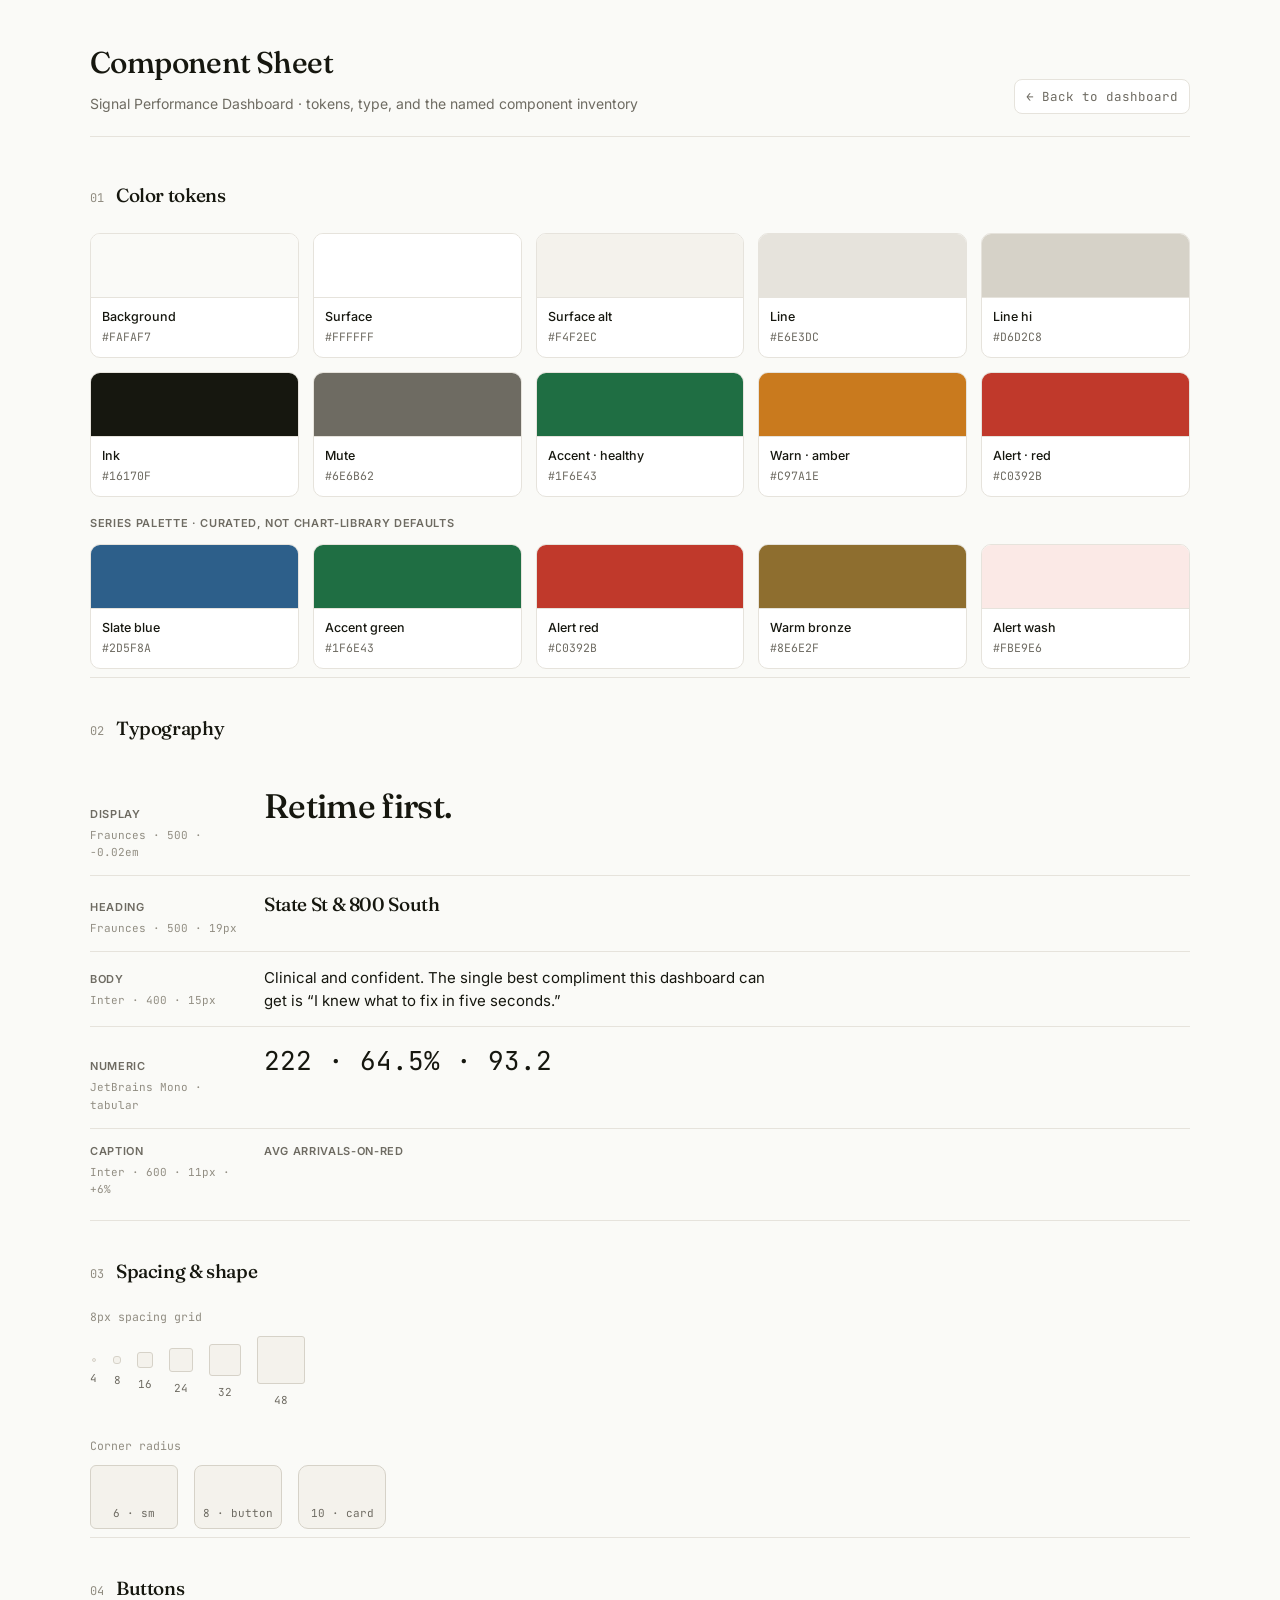
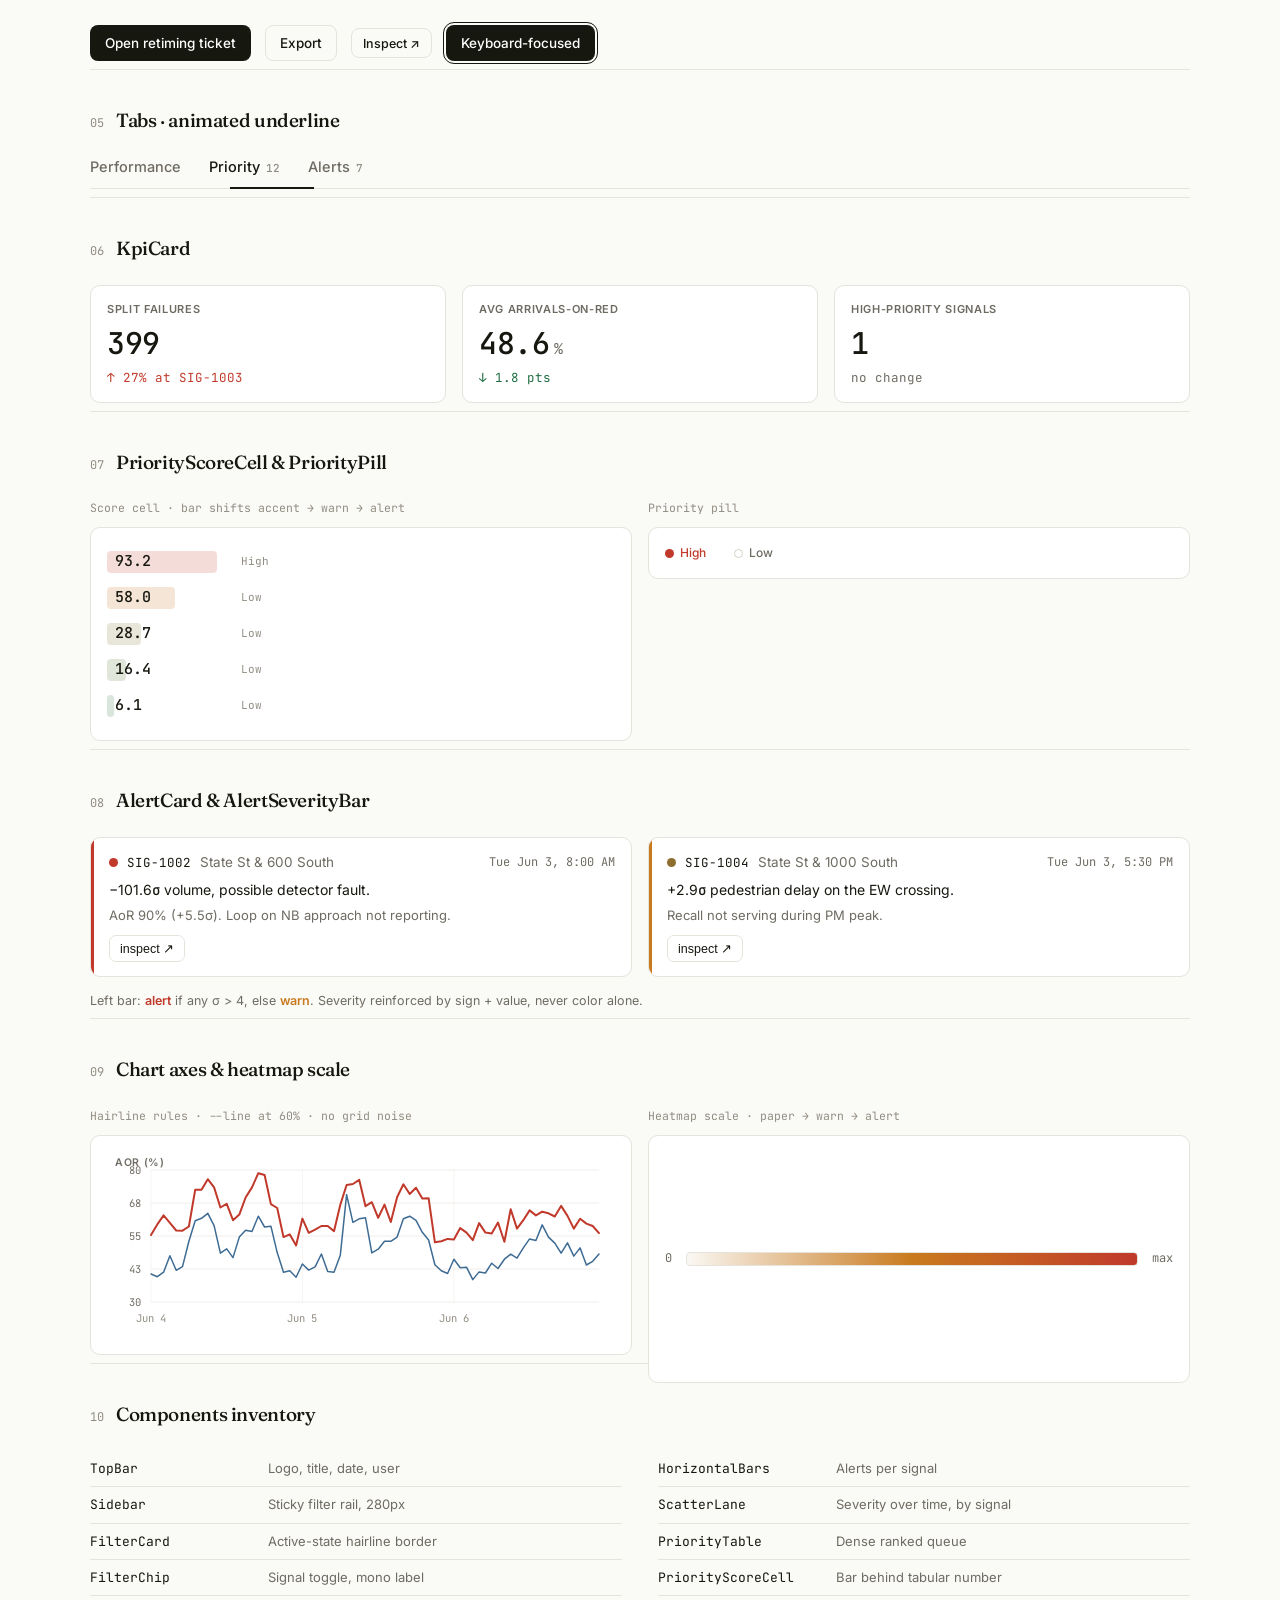
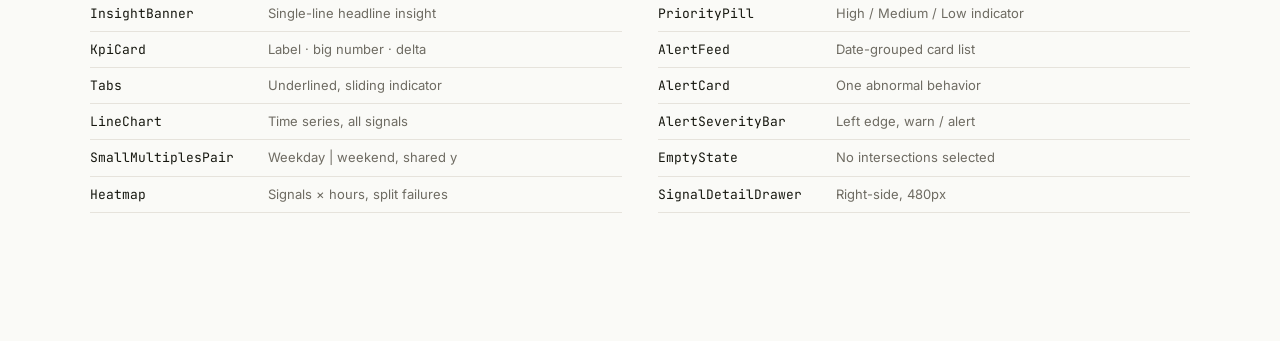
<file: component-sheet.html>
<!DOCTYPE html>
<html lang="en">
<head>
<meta charset="UTF-8" />
<meta name="viewport" content="width=device-width, initial-scale=1.0" />
<title>Signal Performance — Component Sheet</title>
<link rel="preconnect" href="https://fonts.googleapis.com" />
<link rel="preconnect" href="https://fonts.gstatic.com" crossorigin />
<link href="https://fonts.googleapis.com/css2?family=Fraunces:opsz,wght@9..40,400;9..40,500;9..40,600&family=Inter:wght@400;500;600&family=JetBrains+Mono:wght@400;500&display=swap" rel="stylesheet" />
<link rel="stylesheet" href="styles.css" />
<link rel="stylesheet" href="components.css" />
<style>
  body { background: var(--bg); }
  .sheet { max-width: 1180px; margin: 0 auto; padding: 40px 40px 120px; }
  .sheet-head { border-bottom: 1px solid var(--line); padding-bottom: 22px; margin-bottom: 8px; display: flex; align-items: flex-end; justify-content: space-between; }
  .sheet-head h1 { font-size: 30px; }
  .sheet-head .sub { color: var(--mute); font-size: 14px; margin-top: 6px; }
  .sheet-back { font-family: var(--mono); font-size: 12.5px; color: var(--mute); text-decoration: none; border: 1px solid var(--line); padding: 7px 11px; border-radius: 8px; background: var(--surface); }
  .sheet-back:hover { border-color: var(--line-hi); }

  .block { padding: 36px 0 8px; border-bottom: 1px solid var(--line); }
  .block:last-child { border-bottom: none; }
  .block-label { display: flex; align-items: baseline; gap: 12px; margin-bottom: 22px; }
  .block-num { font-family: var(--mono); font-size: 12px; color: var(--mute-2); }
  .block-title { font-family: var(--display); font-size: 19px; font-weight: 500; letter-spacing: -0.02em; }

  .swatch-grid { display: grid; grid-template-columns: repeat(5, 1fr); gap: 14px; }
  .swatch { border: 1px solid var(--line); border-radius: var(--r-card); overflow: hidden; background: var(--surface); }
  .swatch .chip-fill { height: 64px; border-bottom: 1px solid var(--line); }
  .swatch .meta { padding: 9px 11px 11px; }
  .swatch .nm { font-size: 12.5px; font-weight: 500; color: var(--ink); }
  .swatch .hx { font-family: var(--mono); font-size: 11.5px; color: var(--mute); margin-top: 2px; }

  .type-row { display: flex; align-items: baseline; gap: 24px; padding: 14px 0; border-bottom: 1px solid var(--line); }
  .type-row:last-child { border-bottom: none; }
  .type-row .tag { width: 150px; flex: 0 0 auto; }
  .type-row .tag .caption { display: block; }
  .type-row .tag .spec { font-family: var(--mono); font-size: 11px; color: var(--mute-2); margin-top: 4px; }

  .demo-grid { display: grid; grid-template-columns: repeat(2, 1fr); gap: 16px; }
  .demo-grid.three { grid-template-columns: repeat(3, 1fr); }
  .demo-cap { font-family: var(--mono); font-size: 11.5px; color: var(--mute-2); margin-bottom: 10px; display: block; }

  .inv-list { columns: 2; column-gap: 36px; }
  .inv-item { break-inside: avoid; display: flex; align-items: baseline; gap: 10px; padding: 7px 0; border-bottom: 1px solid var(--line); }
  .inv-item .nm { font-family: var(--mono); font-size: 13px; color: var(--ink); min-width: 168px; }
  .inv-item .ds { font-size: 13px; color: var(--mute); }

  .spacing-row { display: flex; align-items: center; gap: 16px; flex-wrap: wrap; }
  .sp { display: flex; flex-direction: column; align-items: center; gap: 8px; }
  .sp .box { background: var(--surface-alt); border: 1px solid var(--line-hi); }
  .sp .lab { font-family: var(--mono); font-size: 11px; color: var(--mute); }

  .radii-row { display: flex; gap: 16px; }
  .rad { width: 88px; height: 64px; background: var(--surface-alt); border: 1px solid var(--line-hi); display: grid; place-items: end center; padding-bottom: 6px; font-family: var(--mono); font-size: 11px; color: var(--mute); }

  .axis-demo { border: 1px solid var(--line); border-radius: var(--r-card); background: var(--surface); padding: 16px; }
</style>
</head>
<body>
<div class="sheet">
  <div class="sheet-head">
    <div>
      <h1>Component Sheet</h1>
      <div class="sub">Signal Performance Dashboard · tokens, type, and the named component inventory</div>
    </div>
    <a class="sheet-back" href="index.html">← Back to dashboard</a>
  </div>

  <!-- 01 COLOR -->
  <section class="block">
    <div class="block-label"><span class="block-num">01</span><span class="block-title">Color tokens</span></div>
    <div class="swatch-grid" id="coreSwatches"></div>
    <div style="height:18px"></div>
    <span class="caption" style="display:block;margin-bottom:12px">Series palette · curated, not chart-library defaults</span>
    <div class="swatch-grid" id="seriesSwatches"></div>
  </section>

  <!-- 02 TYPE -->
  <section class="block">
    <div class="block-label"><span class="block-num">02</span><span class="block-title">Typography</span></div>
    <div class="type-row">
      <div class="tag"><span class="caption">Display</span><div class="spec">Fraunces · 500 · -0.02em</div></div>
      <div class="display" style="font-size:34px">Retime first.</div>
    </div>
    <div class="type-row">
      <div class="tag"><span class="caption">Heading</span><div class="spec">Fraunces · 500 · 19px</div></div>
      <div class="display" style="font-size:19px">State St &amp; 800 South</div>
    </div>
    <div class="type-row">
      <div class="tag"><span class="caption">Body</span><div class="spec">Inter · 400 · 15px</div></div>
      <div style="font-size:15px;max-width:520px">Clinical and confident. The single best compliment this dashboard can get is “I knew what to fix in five seconds.”</div>
    </div>
    <div class="type-row">
      <div class="tag"><span class="caption">Numeric</span><div class="spec">JetBrains Mono · tabular</div></div>
      <div class="mono" style="font-size:26px">222 · 64.5% · 93.2</div>
    </div>
    <div class="type-row">
      <div class="tag"><span class="caption">Caption</span><div class="spec">Inter · 600 · 11px · +6%</div></div>
      <div class="caption">Avg Arrivals-On-Red</div>
    </div>
  </section>

  <!-- 03 SPACING & SHAPE -->
  <section class="block">
    <div class="block-label"><span class="block-num">03</span><span class="block-title">Spacing &amp; shape</span></div>
    <span class="demo-cap">8px spacing grid</span>
    <div class="spacing-row" id="spacingRow" style="margin-bottom:28px"></div>
    <span class="demo-cap">Corner radius</span>
    <div class="radii-row">
      <div class="rad" style="border-radius:6px">6 · sm</div>
      <div class="rad" style="border-radius:8px">8 · button</div>
      <div class="rad" style="border-radius:10px">10 · card</div>
    </div>
  </section>

  <!-- 04 BUTTONS -->
  <section class="block">
    <div class="block-label"><span class="block-num">04</span><span class="block-title">Buttons</span></div>
    <div style="display:flex;gap:14px;align-items:center;flex-wrap:wrap">
      <button class="btn btn--primary">Open retiming ticket</button>
      <button class="btn btn--ghost">Export</button>
      <button class="btn btn--ghost btn--sm">Inspect ↗</button>
      <button class="btn btn--primary" style="outline:1.5px solid var(--ink);outline-offset:2px">Keyboard-focused</button>
    </div>
  </section>

  <!-- 05 TABS -->
  <section class="block">
    <div class="block-label"><span class="block-num">05</span><span class="block-title">Tabs · animated underline</span></div>
    <div class="tabs" style="margin-bottom:0">
      <button class="tab">Performance</button>
      <button class="tab is-active">Priority<span class="tab-count">12</span></button>
      <button class="tab">Alerts<span class="tab-count">7</span></button>
      <span class="tab-underline" style="left:140px;width:84px"></span>
    </div>
  </section>

  <!-- 06 KPI CARD -->
  <section class="block">
    <div class="block-label"><span class="block-num">06</span><span class="block-title">KpiCard</span></div>
    <div class="demo-grid three">
      <div class="kpi"><span class="caption">Split Failures</span><div class="kpi-val"><span class="mono">399</span></div><div class="kpi-delta regress">↑ 27% at SIG-1003</div></div>
      <div class="kpi"><span class="caption">Avg Arrivals-on-Red</span><div class="kpi-val"><span class="mono">48.6</span><span class="unit">%</span></div><div class="kpi-delta improve">↓ 1.8 pts</div></div>
      <div class="kpi"><span class="caption">High-Priority Signals</span><div class="kpi-val"><span class="mono">1</span></div><div class="kpi-delta mute">no change</div></div>
    </div>
  </section>

  <!-- 07 PRIORITY CELLS -->
  <section class="block">
    <div class="block-label"><span class="block-num">07</span><span class="block-title">PriorityScoreCell &amp; PriorityPill</span></div>
    <div class="demo-grid">
      <div>
        <span class="demo-cap">Score cell · bar shifts accent → warn → alert</span>
        <div class="axis-demo" id="scoreCells"></div>
      </div>
      <div>
        <span class="demo-cap">Priority pill</span>
        <div class="axis-demo" style="display:flex;gap:28px;align-items:center">
          <span class="pri-pill high"><span class="pdot"></span>High</span>
          <span class="pri-pill low"><span class="pdot"></span>Low</span>
        </div>
      </div>
    </div>
  </section>

  <!-- 08 ALERT CARDS -->
  <section class="block">
    <div class="block-label"><span class="block-num">08</span><span class="block-title">AlertCard &amp; AlertSeverityBar</span></div>
    <div class="demo-grid">
      <div class="alert-card sev-alert">
        <div class="alert-row1"><div class="alert-sig"><span class="sdot" style="background:var(--alert)"></span><span class="sid">SIG-1002</span><span class="sname">State St &amp; 600 South</span></div><span class="alert-time">Tue Jun 3, 8:00 AM</span></div>
        <div class="alert-line">−101.6<span class="sig-val">σ</span> volume, possible detector fault.</div>
        <div class="alert-sub">AoR 90% (+5.5σ). Loop on NB approach not reporting.</div>
        <button class="alert-inspect">inspect ↗</button>
      </div>
      <div class="alert-card sev-warn">
        <div class="alert-row1"><div class="alert-sig"><span class="sdot" style="background:var(--s-1004)"></span><span class="sid">SIG-1004</span><span class="sname">State St &amp; 1000 South</span></div><span class="alert-time">Tue Jun 3, 5:30 PM</span></div>
        <div class="alert-line">+2.9<span class="sig-val">σ</span> pedestrian delay on the EW crossing.</div>
        <div class="alert-sub">Recall not serving during PM peak.</div>
        <button class="alert-inspect">inspect ↗</button>
      </div>
    </div>
    <div style="margin-top:14px;font-size:12.5px;color:var(--mute)">Left bar: <span style="color:var(--alert);font-weight:600">alert</span> if any σ &gt; 4, else <span style="color:var(--warn);font-weight:600">warn</span>. Severity reinforced by sign + value, never color alone.</div>
  </section>

  <!-- 09 CHART AXES -->
  <section class="block">
    <div class="block-label"><span class="block-num">09</span><span class="block-title">Chart axes &amp; heatmap scale</span></div>
    <div class="demo-grid">
      <div>
        <span class="demo-cap">Hairline rules · --line at 60% · no grid noise</span>
        <div class="axis-demo"><div id="axisDemo"></div></div>
      </div>
      <div>
        <span class="demo-cap">Heatmap scale · paper → warn → alert</span>
        <div class="axis-demo" style="display:flex;align-items:center;gap:14px;height:100%">
          <span class="mono" style="font-size:12px;color:var(--mute)">0</span>
          <span style="flex:1;height:14px;border-radius:4px;background:linear-gradient(90deg,#FAF8F4,#C97A1E,#C0392B);border:1px solid var(--line)"></span>
          <span class="mono" style="font-size:12px;color:var(--mute)">max</span>
        </div>
      </div>
    </div>
  </section>

  <!-- 10 INVENTORY -->
  <section class="block">
    <div class="block-label"><span class="block-num">10</span><span class="block-title">Components inventory</span></div>
    <div class="inv-list" id="inventory"></div>
  </section>

</div>

<script src="data.js"></script>
<script src="charts.js"></script>
<script src="component-sheet.js"></script>
</body>
</html>
</file>
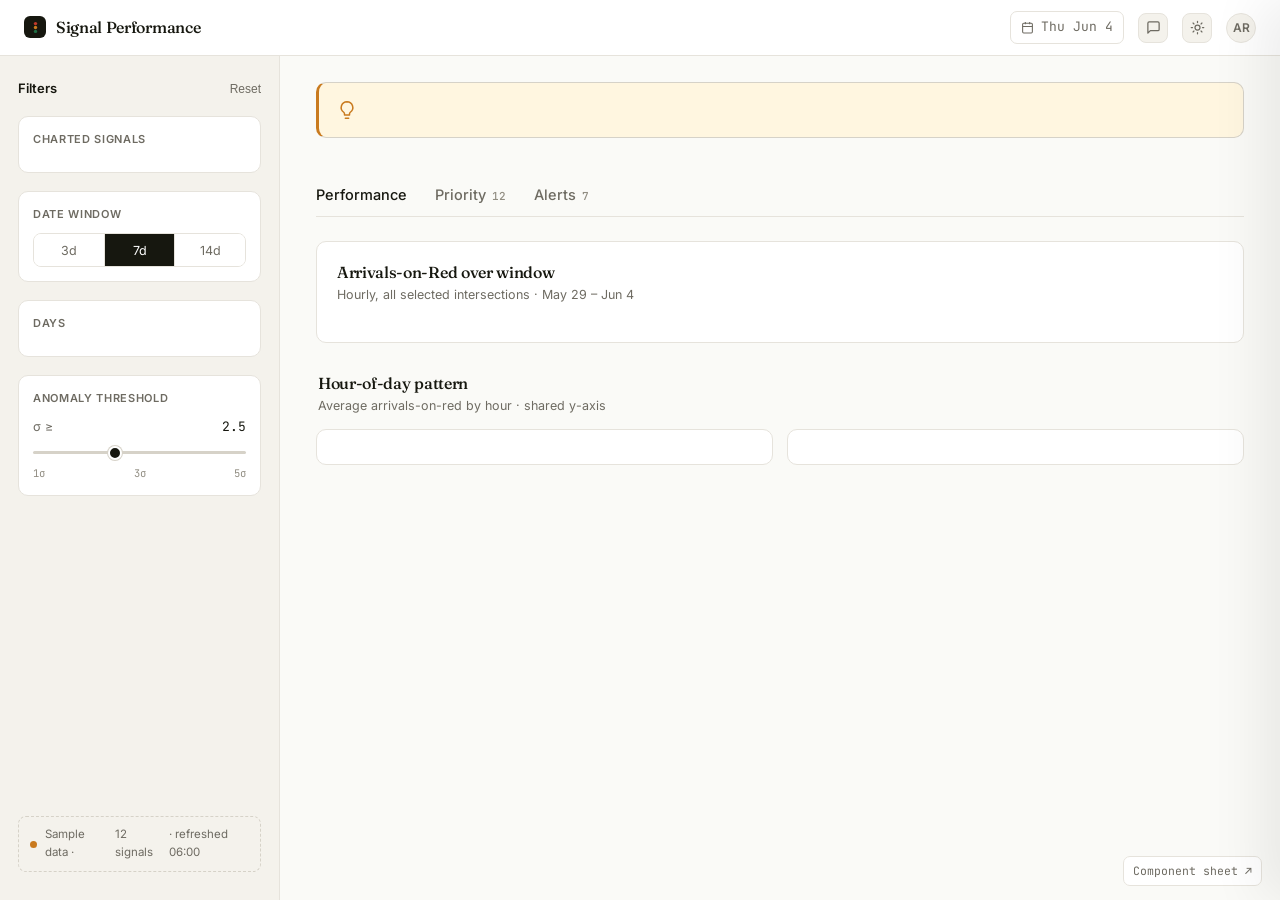
<file: index-classic.html>
<!DOCTYPE html>
<html lang="en">
<head>
<meta charset="UTF-8" />
<meta name="viewport" content="width=device-width, initial-scale=1.0" />
<title>Signal Performance</title>
<link rel="preconnect" href="https://fonts.googleapis.com" />
<link rel="preconnect" href="https://fonts.gstatic.com" crossorigin />
<link href="https://fonts.googleapis.com/css2?family=Fraunces:opsz,wght@9..40,400;9..40,500;9..40,600&family=Inter:wght@400;500;600&family=JetBrains+Mono:wght@400;500&display=swap" rel="stylesheet" />
<script>(function(){try{var s=localStorage.getItem('sp_theme');var d=s?s==='dark':matchMedia('(prefers-color-scheme:dark)').matches;if(d)document.documentElement.setAttribute('data-theme','dark');}catch(e){}})();</script>
<link rel="stylesheet" href="styles.css" />
<link rel="stylesheet" href="components.css" />
</head>
<body>
<div class="progress-line" id="progress"></div>

<div class="app">
  <!-- ================= TOP BAR ================= -->
  <header class="topbar">
    <div class="brand">
      <span class="brand-mark" aria-hidden="true">
        <svg width="13" height="13" viewBox="0 0 13 13" fill="none">
          <circle cx="6.5" cy="2.6" r="1.7" fill="#C0392B"/>
          <circle cx="6.5" cy="6.5" r="1.7" fill="#C97A1E"/>
          <circle cx="6.5" cy="10.4" r="1.7" fill="#1F6E43"/>
        </svg>
      </span>
      <span class="brand-name">Signal Performance</span>
    </div>
    <div class="topbar-spacer"></div>
    <div class="topbar-date">
      <svg width="13" height="13" viewBox="0 0 24 24" fill="none" stroke="currentColor" stroke-width="2"><rect x="3" y="4" width="18" height="18" rx="2"/><path d="M16 2v4M8 2v4M3 10h18"/></svg>
      <span id="topbarDate">Thu Jun 4</span>
    </div>
    <button class="topbar-theme" id="asstBtn" aria-label="Open dashboard assistant" aria-expanded="false" title="Ask the dashboard">
      <svg width="15" height="15" viewBox="0 0 24 24" fill="none" stroke="currentColor" stroke-width="2" stroke-linecap="round" stroke-linejoin="round"><path d="M21 15a2 2 0 0 1-2 2H7l-4 4V5a2 2 0 0 1 2-2h14a2 2 0 0 1 2 2z"/></svg>
    </button>
    <button class="topbar-theme" id="themeBtn" aria-label="Toggle dark theme" aria-pressed="false" title="Toggle theme">
      <svg class="icon-sun" width="15" height="15" viewBox="0 0 24 24" fill="none" stroke="currentColor" stroke-width="2" stroke-linecap="round"><circle cx="12" cy="12" r="4"/><path d="M12 2v2M12 20v2M4.9 4.9l1.4 1.4M17.7 17.7l1.4 1.4M2 12h2M20 12h2M4.9 19.1l1.4-1.4M17.7 6.3l1.4-1.4"/></svg>
      <svg class="icon-moon" width="15" height="15" viewBox="0 0 24 24" fill="none" stroke="currentColor" stroke-width="2" stroke-linecap="round" stroke-linejoin="round"><path d="M21 12.8A9 9 0 1 1 11.2 3 7 7 0 0 0 21 12.8Z"/></svg>
    </button>
    <div class="topbar-userwrap">
      <button class="topbar-user" id="userBtn" aria-haspopup="true" aria-expanded="false" title="A. Reyes — Traffic Operations">AR</button>
      <div class="user-menu" id="userMenu" role="menu" hidden>
        <div class="user-menu-id">
          <div class="user-menu-name">A. Reyes</div>
          <div class="user-menu-role">Traffic Operations</div>
        </div>
        <button class="user-menu-item" role="menuitem" disabled>Settings <span class="demo-tag">demo</span></button>
        <button class="user-menu-item" role="menuitem" disabled>Sign out <span class="demo-tag">demo</span></button>
      </div>
    </div>
  </header>

  <!-- ================= SIDEBAR ================= -->
  <aside class="sidebar" id="sidebar">
    <div class="sidebar-head">
      <span class="sidebar-title">Filters</span>
      <button class="sidebar-reset" id="resetFilters">Reset</button>
    </div>

    <!-- Signals -->
    <div class="filter-card" id="fc-sigs">
      <span class="caption">Charted signals</span>
      <div class="chip-row" id="sigChips"></div>
    </div>

    <!-- Dates -->
    <div class="filter-card" id="fc-dates">
      <span class="caption">Date window</span>
      <div class="seg" id="dateSeg">
        <button data-win="3">3d</button>
        <button data-win="7" class="is-on">7d</button>
        <button data-win="14">14d</button>
      </div>
    </div>

    <!-- Days of week -->
    <div class="filter-card" id="fc-days">
      <span class="caption">Days</span>
      <div class="dow-row" id="dowRow"></div>
    </div>

    <!-- Sigma threshold -->
    <div class="filter-card" id="fc-sigma">
      <span class="caption">Anomaly threshold</span>
      <div style="display:flex;align-items:baseline;justify-content:space-between">
        <span style="font-size:12.5px;color:var(--mute)">σ ≥</span>
        <span class="sigma-val" id="sigmaVal">2.5</span>
      </div>
      <input type="range" class="sigma" id="sigmaSlider" min="1" max="5" step="0.5" value="2.5" />
      <div class="sigma-scale"><span>1σ</span><span>3σ</span><span>5σ</span></div>
    </div>

    <div class="sample-tag">
      <span class="pulse-dot"></span>
      Sample data · <span id="sampleCount">12 signals</span> · refreshed 06:00
    </div>
  </aside>

  <!-- ================= MAIN ================= -->
  <main class="main">
    <div class="main-inner">

      <!-- Insight banner -->
      <div class="insight stagger-item" id="insight">
        <span class="insight-ico" aria-hidden="true">
          <svg width="20" height="20" viewBox="0 0 24 24" fill="none" stroke="currentColor" stroke-width="1.8" stroke-linecap="round" stroke-linejoin="round"><path d="M9 18h6M10 22h4M12 2a7 7 0 0 0-4 12.7c.6.5 1 1.3 1 2.1V18h6v-1.2c0-.8.4-1.6 1-2.1A7 7 0 0 0 12 2Z"/></svg>
        </span>
        <p class="insight-text" id="insightText"></p>
      </div>

      <!-- KPI strip -->
      <div class="kpi-strip stagger" id="kpiStrip"></div>

      <!-- Tabs -->
      <div class="tabs" id="tabs">
        <button class="tab is-active" data-tab="performance">Performance</button>
        <button class="tab" data-tab="priority">Priority<span class="tab-count">12</span></button>
        <button class="tab" data-tab="alerts">Alerts<span class="tab-count" id="alertTabCount">7</span></button>
        <span class="tab-underline" id="tabUnderline"></span>
      </div>

      <!-- ===== PERFORMANCE ===== -->
      <section class="tabpanel is-on" id="panel-performance">
        <div class="section">
          <div class="panel">
            <div class="panel-head">
              <div>
                <div class="panel-title">Arrivals-on-Red over window</div>
                <div class="panel-sub">Hourly, all selected intersections · <span id="lcWindow">May 29 – Jun 4</span></div>
              </div>
            </div>
            <div class="legend-row" id="lineLegend"></div>
            <div id="lineChart" class="real"></div>
          </div>
        </div>

        <div class="section">
          <div class="panel-head" style="padding:0 2px">
            <div>
              <div class="panel-title">Hour-of-day pattern</div>
              <div class="panel-sub">Average arrivals-on-red by hour · shared y-axis</div>
            </div>
          </div>
          <div class="two-col">
            <div class="panel"><div id="smWeekday" class="real"></div></div>
            <div class="panel"><div id="smWeekend" class="real"></div></div>
          </div>
        </div>
      </section>

      <!-- ===== PRIORITY ===== -->
      <section class="tabpanel" id="panel-priority">
        <div class="section">
          <div class="panel">
            <div class="panel-head">
              <div>
                <div class="panel-title">Retiming queue</div>
                <div class="panel-sub">Ranked by composite score · 12 signals</div>
              </div>
              <div class="panel-sub">Click a row for detail</div>
            </div>
            <div class="ptable-wrap"><table class="ptable" id="ptable"></table></div>
          </div>
        </div>

        <div class="section">
          <div class="panel">
            <div class="panel-head">
              <div>
                <div class="panel-title">Split failures by hour</div>
                <div class="panel-sub">Total over window · empty hours left blank</div>
              </div>
              <div class="panel-sub" id="heatScale"></div>
            </div>
            <div id="heatmap" class="real"></div>
          </div>
        </div>
      </section>

      <!-- ===== ALERTS ===== -->
      <section class="tabpanel" id="panel-alerts">
        <div class="section two-col">
          <div class="panel">
            <div class="panel-head"><div class="panel-title">Alerts per signal</div></div>
            <div id="alertBars" class="real"></div>
          </div>
          <div class="panel">
            <div class="panel-head"><div class="panel-title">Severity over time</div></div>
            <div id="alertScatter" class="real"></div>
          </div>
        </div>
        <div class="section">
          <div class="alert-feed" id="alertFeed"></div>
        </div>
      </section>

    </div>
  </main>
</div>

<!-- ================= DRAWER ================= -->
<div class="scrim" id="scrim"></div>
<aside class="drawer" id="drawer" aria-hidden="true">
  <div class="drawer-head">
    <div>
      <div class="drawer-id"><span class="sdot" id="drawerDot" style="width:9px;height:9px;border-radius:50%;display:inline-block"></span><span id="drawerId"></span></div>
      <div class="drawer-title" id="drawerTitle"></div>
    </div>
    <button class="drawer-close" id="drawerClose" aria-label="Close">
      <svg width="14" height="14" viewBox="0 0 24 24" fill="none" stroke="currentColor" stroke-width="2"><path d="M18 6 6 18M6 6l12 12"/></svg>
    </button>
  </div>
  <div class="drawer-body" id="drawerBody"></div>
  <div class="drawer-foot">
    <button class="btn btn--primary" style="flex:1;justify-content:center">Open retiming ticket</button>
    <button class="btn btn--ghost">Export</button>
  </div>
</aside>

<!-- ================= ASSISTANT ================= -->
<aside class="asst" id="asst" aria-hidden="true">
  <div class="asst-head">
    <div class="asst-title"><span class="asst-dot"></span> Dashboard assistant</div>
    <button class="asst-close" id="asstClose" aria-label="Close assistant">
      <svg width="13" height="13" viewBox="0 0 24 24" fill="none" stroke="currentColor" stroke-width="2"><path d="M18 6 6 18M6 6l12 12"/></svg>
    </button>
  </div>
  <div class="asst-body" id="asstBody"></div>
  <div class="asst-chips" id="asstChips"></div>
  <form class="asst-form" id="asstForm">
    <input id="asstInput" type="text" placeholder="Ask about the data…" autocomplete="off" />
    <button type="submit" class="asst-send" aria-label="Send">
      <svg width="15" height="15" viewBox="0 0 24 24" fill="none" stroke="currentColor" stroke-width="2" stroke-linecap="round" stroke-linejoin="round"><path d="m22 2-7 20-4-9-9-4Z"/><path d="M22 2 11 13"/></svg>
    </button>
  </form>
</aside>

<!-- footer note -->
<a href="component-sheet.html" style="position:fixed;bottom:14px;right:18px;font-size:11.5px;color:var(--mute);font-family:var(--mono);text-decoration:none;border:1px solid var(--line);background:var(--surface);padding:5px 9px;border-radius:7px;z-index:40">Component sheet ↗</a>

<script src="data.js"></script>
<script src="charts.js"></script>
<script src="app.js"></script>
</body>
</html>
</file>
<file: styles.css>
/* ============================================================
   Signal Performance Dashboard — Design Tokens & Base Styles
   Light theme. 8px spacing grid. 4px baseline.
   ============================================================ */

:root {
  /* ---- Palette ---- */
  --bg:          #FAFAF7;   /* paper white, slight warmth */
  --surface:     #FFFFFF;
  --surface-alt: #F4F2EC;   /* subtle card / sidebar fill */
  --line:        #E6E3DC;
  --line-hi:     #D6D2C8;
  --ink:         #16170F;   /* near-black: headings + numbers */
  --mute:        #6E6B62;
  --mute-2:      #918D82;
  --accent:      #1F6E43;   /* deep green; healthy / brand */
  --accent-soft: #E7F0EA;
  --warn:        #C97A1E;   /* signal amber */
  --warn-soft:   #FFF6E0;
  --alert:       #C0392B;   /* signal red — sparingly */
  --alert-soft:  #FBE9E6;

  /* ---- Series palette (curated, NOT plotly defaults) ---- */
  --s-1001: #2D5F8A;  /* slate blue */
  --s-1002: #1F6E43;  /* accent green */
  --s-1003: #C0392B;  /* alert red — the troublemaker */
  --s-1004: #8E6E2F;  /* warm bronze */
  --s-other: #8A867C;   /* non-featured series — matches data.js neutral */

  /* ---- Type ---- */
  --display: "Fraunces", Georgia, serif;
  --body:    "Inter", -apple-system, system-ui, sans-serif;
  --mono:    "JetBrains Mono", ui-monospace, "SFMono-Regular", monospace;

  /* ---- Shape ---- */
  --r-card: 10px;
  --r-btn:  8px;
  --r-sm:   6px;

  /* ---- Motion ---- */
  --ease-in:  cubic-bezier(0.2, 0, 0, 1);   /* entry */
  --ease-out: cubic-bezier(0.4, 0, 1, 1);   /* exit */
  --t-fast:   80ms;
  --t-med:    160ms;
  --t-slow:   220ms;

  /* ---- Layout ---- */
  --sidebar-w: 280px;
  --main-max:  1180px;
  --topbar-h:  56px;
}

:root[data-theme="dark"]{
  --bg:#14150F; --surface:#1B1C16; --surface-alt:#232419; --line:#2E2F25; --line-hi:#3D3E31;
  --ink:#ECEAE0; --mute:#9E9A8C; --mute-2:#7C7869;
  --accent:#4FB07A; --accent-soft:#1C2C22; --warn:#E0A23C; --warn-soft:#2C2415; --alert:#E5675A; --alert-soft:#2E1B18;
  --s-1001:#5B93C4; --s-1002:#4FB07A; --s-1003:#E5675A; --s-1004:#C2A055;
  --s-other:#6B675C;
}

/* dark-only inversion fixes: components that hardcode color:#fff on background:var(--ink)
   would render light-on-light once --ink flips, so route their text to var(--bg). */
:root[data-theme="dark"] .btn--primary { color: var(--bg); }
:root[data-theme="dark"] .btn--primary:hover { background: var(--mute); }
:root[data-theme="dark"] .tooltip { color: var(--bg); }

* { box-sizing: border-box; }

html, body {
  margin: 0;
  padding: 0;
  background: var(--bg);
  color: var(--ink);
  font-family: var(--body);
  font-size: 15px;
  line-height: 1.55;
  -webkit-font-smoothing: antialiased;
  text-rendering: optimizeLegibility;
}

/* tabular figures everywhere numbers live */
.tnum { font-variant-numeric: tabular-nums; font-feature-settings: "tnum" 1; }
.mono { font-family: var(--mono); font-variant-numeric: tabular-nums; }

/* ---- Typographic primitives ---- */
.caption {
  font-size: 11px;
  letter-spacing: 0.06em;
  text-transform: uppercase;
  font-weight: 600;
  color: var(--mute);
}
.display {
  font-family: var(--display);
  font-weight: 500;
  letter-spacing: -0.02em;
  font-optical-sizing: auto;
}

h1, h2, h3 { font-family: var(--display); font-weight: 500; letter-spacing: -0.02em; margin: 0; }

a { color: inherit; }

::selection { background: var(--accent-soft); }

/* ---- Buttons ---- */
.btn {
  height: 36px;
  padding: 0 14px;
  border-radius: var(--r-btn);
  font-family: var(--body);
  font-size: 13.5px;
  font-weight: 500;
  display: inline-flex;
  align-items: center;
  gap: 8px;
  cursor: pointer;
  border: 1px solid transparent;
  background: transparent;
  color: var(--ink);
  transition: background var(--t-fast) var(--ease-in),
              border-color var(--t-fast) var(--ease-in),
              color var(--t-fast) var(--ease-in);
}
.btn--primary { background: var(--ink); color: #fff; }
.btn--primary:hover { background: #2a2c1f; }
.btn--ghost { border-color: var(--line); color: var(--ink); }
.btn--ghost:hover { background: var(--surface-alt); border-color: var(--line-hi); }
.btn--sm { height: 30px; padding: 0 11px; font-size: 12.5px; }

/* keyboard focus ring — 1.5px ink ring, 2px outside */
:focus-visible {
  outline: 1.5px solid var(--ink);
  outline-offset: 2px;
  border-radius: 4px;
}

/* ---- Generic card ---- */
.card {
  background: var(--surface);
  border: 1px solid var(--line);
  border-radius: var(--r-card);
  transition: border-color var(--t-med) var(--ease-in),
              box-shadow var(--t-med) var(--ease-in);
}
.card:hover { border-color: var(--line-hi); }

/* hairline tooltip */
.tooltip {
  position: fixed;
  z-index: 200;
  pointer-events: none;
  background: var(--ink);
  color: #fff;
  font-family: var(--mono);
  font-size: 12px;
  padding: 5px 8px;
  border-radius: var(--r-sm);
  white-space: nowrap;
  opacity: 0;
  transform: translateY(2px);
  transition: opacity var(--t-fast) var(--ease-in),
              transform var(--t-fast) var(--ease-in);
}
.tooltip.is-on { opacity: 1; transform: translateY(0); }

/* scrollbars — quiet */
::-webkit-scrollbar { width: 10px; height: 10px; }
::-webkit-scrollbar-thumb { background: var(--line-hi); border-radius: 8px; border: 3px solid var(--bg); }
::-webkit-scrollbar-track { background: transparent; }
</file>
<file: components.css>
/* ============================================================
   Signal Performance Dashboard — Component styles
   ============================================================ */

/* ---------- App grid ---------- */
.app { display: grid; grid-template-columns: var(--sidebar-w) 1fr; min-height: 100vh; }

/* top progress hairline (loading) */
.progress-line {
  position: fixed; top: 0; left: 0; height: 2px; width: 0;
  background: var(--accent); z-index: 300;
  transition: width 480ms var(--ease-in), opacity 200ms var(--ease-out);
}

/* ---------- TopBar ---------- */
.topbar {
  grid-column: 1 / -1;
  height: var(--topbar-h);
  display: flex; align-items: center; gap: 14px;
  padding: 0 24px;
  border-bottom: 1px solid var(--line);
  background: var(--surface);
  position: sticky; top: 0; z-index: 50;
}
.brand { display: flex; align-items: center; gap: 10px; }
.brand-mark {
  width: 22px; height: 22px; border-radius: 6px; background: var(--ink);
  display: grid; place-items: center; flex: 0 0 auto;
}
.brand-mark svg { display: block; }
.brand-name { font-family: var(--display); font-weight: 500; font-size: 16px; letter-spacing: -0.02em; }
.topbar-spacer { flex: 1; }
.topbar-date {
  font-family: var(--mono); font-size: 13px; color: var(--mute);
  border: 1px solid var(--line); border-radius: 7px; padding: 5px 10px;
  display: flex; align-items: center; gap: 7px;
}
.topbar-userwrap { position: relative; }
.topbar-user {
  width: 30px; height: 30px; border-radius: 50%; background: var(--surface-alt);
  border: 1px solid var(--line); display: grid; place-items: center; padding: 0;
  font-family: var(--body); font-size: 12px; font-weight: 600; color: var(--mute); cursor: pointer;
  transition: border-color var(--t-fast) var(--ease-in), background var(--t-fast) var(--ease-in);
}
.topbar-user:hover { border-color: var(--line-hi); background: var(--bg); }
/* theme toggle — JS injects this between .topbar-date and .topbar-userwrap.
   Child icons MUST use classes icon-sun / icon-moon (contract). */
.topbar-theme {
  width: 30px; height: 30px; border-radius: 8px; background: var(--surface-alt);
  border: 1px solid var(--line); display: grid; place-items: center; padding: 0;
  color: var(--mute); cursor: pointer;
  transition: border-color var(--t-fast) var(--ease-in), background var(--t-fast) var(--ease-in), color var(--t-fast) var(--ease-in);
}
.topbar-theme:hover { border-color: var(--line-hi); background: var(--bg); color: var(--ink); }
.topbar-theme svg { display: block; pointer-events: none; }
/* one-time nudge dot on the assistant button (until first open) */
.topbar-theme.nudge { position: relative; }
.topbar-theme.nudge::after { content: ""; position: absolute; top: -2px; right: -2px; width: 8px; height: 8px; border-radius: 50%; background: var(--accent); border: 1.5px solid var(--surface); }
.topbar-theme.nudge::before { content: ""; position: absolute; top: 0; right: 0; width: 8px; height: 8px; border-radius: 50%; background: var(--accent); opacity: 0.5; animation: asstNudge 1.9s var(--ease-in) infinite; }
@keyframes asstNudge { 0% { transform: scale(1); opacity: 0.5; } 70% { transform: scale(2.6); opacity: 0; } 100% { transform: scale(2.6); opacity: 0; } }
@media (prefers-reduced-motion: reduce) { .topbar-theme.nudge::before { display: none; } }
.topbar-theme .icon-moon { display: none; }
:root[data-theme="dark"] .topbar-theme .icon-sun { display: none; }
:root[data-theme="dark"] .topbar-theme .icon-moon { display: block; }
/* dark-only inversion fix for the segmented active state (background:var(--ink)) */
:root[data-theme="dark"] .seg button.is-on { color: var(--bg); }
.user-menu {
  position: absolute; top: calc(100% + 8px); right: 0; width: 200px; z-index: 60;
  background: var(--surface); border: 1px solid var(--line); border-radius: var(--r-card);
  box-shadow: 0 12px 30px rgba(20,21,15,0.10); padding: 6px;
}
.user-menu[hidden] { display: none; }
.user-menu-id { padding: 8px 10px 10px; border-bottom: 1px solid var(--line); margin-bottom: 6px; }
.user-menu-name { font-size: 13.5px; font-weight: 600; color: var(--ink); }
.user-menu-role { font-size: 12px; color: var(--mute); margin-top: 2px; }
.user-menu-item {
  display: flex; align-items: center; justify-content: space-between; width: 100%;
  background: none; border: none; border-radius: var(--r-sm); padding: 8px 10px;
  font-family: var(--body); font-size: 13px; color: var(--mute); text-align: left;
}
.user-menu-item:disabled { cursor: not-allowed; }
.demo-tag {
  font-family: var(--mono); font-size: 9.5px; letter-spacing: 0.04em; text-transform: uppercase;
  color: var(--mute-2); border: 1px solid var(--line); border-radius: 4px; padding: 1px 5px;
}

/* ---------- Sidebar ---------- */
.sidebar {
  background: var(--surface-alt);
  border-right: 1px solid var(--line);
  padding: 22px 18px 28px;
  position: sticky; top: var(--topbar-h);
  align-self: start;
  height: calc(100vh - var(--topbar-h));
  overflow-y: auto;
  display: flex; flex-direction: column; gap: 18px;
}
.sidebar-head { display: flex; align-items: baseline; justify-content: space-between; }
.sidebar-title { font-size: 13px; font-weight: 600; color: var(--ink); }
.sidebar-reset { font-size: 12px; color: var(--mute); cursor: pointer; background: none; border: none; padding: 0; }
.sidebar-reset:hover { color: var(--ink); }

.filter-card {
  background: var(--surface);
  border: 1px solid var(--line);
  border-radius: var(--r-card);
  padding: 14px 14px 14px;
  position: relative;
  overflow: hidden;
}
/* active-filter hairline that slides in from the left */
.filter-card::before {
  content: ""; position: absolute; left: 0; top: 0; bottom: 0; width: 0;
  background: var(--ink);
  transition: width 220ms var(--ease-in);
}
.filter-card.is-active::before { width: 2px; }
.filter-card .caption { display: block; margin-bottom: 10px; }

.chip-row { display: flex; flex-wrap: wrap; gap: 6px; }
.chip {
  display: inline-flex; align-items: center; gap: 6px;
  height: 28px; padding: 0 10px;
  border: 1px solid var(--line); border-radius: 7px;
  background: var(--surface);
  font-size: 12.5px; font-family: var(--mono); color: var(--mute);
  cursor: pointer; user-select: none; white-space: nowrap;
  transition: background var(--t-fast) var(--ease-in), border-color var(--t-fast) var(--ease-in), color var(--t-fast) var(--ease-in), opacity var(--t-fast);
}
.chip .dot { width: 8px; height: 8px; border-radius: 50%; background: currentColor; }
.chip.is-on { color: var(--ink); border-color: var(--line-hi); background: var(--bg); }
.chip.is-off { opacity: 0.45; }
.chip:hover { border-color: var(--line-hi); }

/* date segmented + day toggles */
.seg { display: flex; border: 1px solid var(--line); border-radius: 8px; overflow: hidden; }
.seg button {
  flex: 1; height: 32px; border: none; background: var(--surface); cursor: pointer;
  font-size: 12.5px; font-family: var(--body); color: var(--mute);
  border-right: 1px solid var(--line);
  transition: background var(--t-fast) var(--ease-in), color var(--t-fast) var(--ease-in);
}
.seg button:last-child { border-right: none; }
.seg button.is-on { background: var(--ink); color: #fff; }

.dow-row { display: flex; gap: 5px; }
.dow {
  flex: 1; height: 30px; border: 1px solid var(--line); border-radius: 6px;
  background: var(--surface); cursor: pointer; font-size: 11.5px; color: var(--mute);
  font-family: var(--mono);
  transition: background var(--t-fast) var(--ease-in), color var(--t-fast) var(--ease-in), border-color var(--t-fast);
}
.dow.is-on { background: var(--bg); color: var(--ink); border-color: var(--line-hi); }
.dow.is-off { opacity: 0.4; }

/* sigma slider */
.sigma-val { font-family: var(--mono); font-size: 13px; color: var(--ink); }
input[type="range"].sigma {
  -webkit-appearance: none; width: 100%; height: 3px; background: var(--line-hi);
  border-radius: 2px; margin: 14px 0 4px; cursor: pointer;
}
input[type="range"].sigma::-webkit-slider-thumb {
  -webkit-appearance: none; width: 14px; height: 14px; border-radius: 50%;
  background: var(--ink); border: 2px solid var(--surface); box-shadow: 0 0 0 1px var(--line-hi);
}
.sigma-scale { display: flex; justify-content: space-between; font-family: var(--mono); font-size: 10.5px; color: var(--mute-2); margin-top: 4px; }

.sample-tag {
  margin-top: auto;
  display: flex; align-items: center; gap: 8px;
  font-size: 11.5px; color: var(--mute);
  border: 1px dashed var(--line-hi); border-radius: 8px; padding: 9px 11px;
}
.sample-tag .pulse-dot { width: 7px; height: 7px; border-radius: 50%; background: var(--warn); flex: 0 0 auto; }

/* ---------- Main ---------- */
.main { padding: 0; min-width: 0; }
.main-inner { max-width: var(--main-max); margin: 0 auto; padding: 26px 36px 80px; }

/* ---------- Insight banner ---------- */
.insight {
  display: flex; align-items: center; gap: 14px;
  background: var(--warn-soft);
  border: 1px solid var(--line-hi);
  border-left: 3px solid var(--warn);
  border-radius: var(--r-card);
  padding: 0 18px; min-height: 56px;
  margin-bottom: 22px;
}
.insight-ico { color: var(--warn); flex: 0 0 auto; display: grid; place-items: center; }
.insight-text { font-size: 14.5px; line-height: 1.5; color: var(--ink); }
.insight-text b { font-weight: 600; color: var(--ink); }
.insight-text .mono { color: var(--mute); }
.insight-lead { font-family: var(--display); font-weight: 500; margin-right: 4px; color: var(--ink); }

/* ---------- KPI strip ---------- */
.kpi-strip { display: grid; grid-template-columns: repeat(4, 1fr); gap: 14px; margin-bottom: 26px; }
.kpi {
  background: var(--surface); border: 1px solid var(--line); border-radius: var(--r-card);
  padding: 15px 16px 14px; min-width: 0;
}
.kpi .caption { overflow-wrap: anywhere; }
.kpi .caption { display: block; margin-bottom: 10px; }
.kpi-val { font-family: var(--mono); font-weight: 500; font-size: 30px; letter-spacing: -0.01em; color: var(--ink); line-height: 1; }
.kpi-val .unit { font-size: 15px; color: var(--mute); margin-left: 4px; font-weight: 400; }
.kpi-delta { margin-top: 10px; font-size: 12.5px; font-family: var(--mono); display: flex; align-items: center; gap: 5px; }
.kpi-delta.mute { color: var(--mute); }
.kpi-delta.improve { color: var(--accent); }
.kpi-delta.regress { color: var(--alert); }

/* ---------- Tabs (animated underline) ---------- */
.tabs { position: relative; border-bottom: 1px solid var(--line); display: flex; gap: 28px; margin-bottom: 24px; }
.tab {
  background: none; border: none; cursor: pointer; padding: 0 0 13px; position: relative;
  font-size: 14.5px; color: var(--mute); font-family: var(--body); font-weight: 500;
  transition: color var(--t-med) var(--ease-in);
}
.tab .tab-count { font-family: var(--mono); font-size: 11px; color: var(--mute-2); margin-left: 6px; }
.tab.is-active { color: var(--ink); }
.tab:hover { color: var(--ink); }
.tab-underline { position: absolute; bottom: -1px; height: 2px; background: var(--ink); transition: left 220ms var(--ease-in), width 220ms var(--ease-in); }

/* tab content cross-fade — base state is VISIBLE; fade applied only on switch via inline style */
.tabpanel { display: none; }
.tabpanel.is-on { display: block; }
@keyframes fadeUp { from { opacity: 0; transform: translateY(6px); } to { opacity: 1; transform: none; } }

/* ---------- Section + panel ---------- */
.section { margin-bottom: 28px; }
.panel { background: var(--surface); border: 1px solid var(--line); border-radius: var(--r-card); padding: 18px 20px 16px; transition: border-color var(--t-med) var(--ease-in); min-width: 0; }
.panel:hover { border-color: var(--line-hi); }
.panel-head { display: flex; align-items: baseline; justify-content: space-between; margin-bottom: 14px; }
.panel-title { font-family: var(--display); font-size: 16px; font-weight: 500; letter-spacing: -0.02em; }
.panel-sub { font-size: 12.5px; color: var(--mute); }
.two-col { display: grid; grid-template-columns: 1fr 1fr; gap: 14px; min-width: 0; }
.two-col > * { min-width: 0; }

/* chip toggle row above line chart */
.legend-row { display: flex; gap: 8px; margin-bottom: 8px; flex-wrap: wrap; }

/* ---------- Axis text (SVG) ---------- */
.axis-num { font-family: var(--mono); font-size: 10.5px; fill: var(--mute); }
.axis-lab { font-family: var(--mono); font-size: 10.5px; fill: var(--mute-2); }
.axis-cap { font-family: var(--body); font-size: 10.5px; font-weight: 600; letter-spacing: 0.06em; text-transform: uppercase; fill: var(--mute); }
.heat-lab { font-family: var(--mono); font-size: 11px; fill: var(--ink); }
.heat-sub { font-family: var(--body); font-size: 10.5px; fill: var(--mute-2); }
/* dark: drop empty-cell stroke so empty cells read as empty, not gridlines.
   Backstop only — charts.js sets stroke-opacity inline (authoritative). */
:root[data-theme="dark"] .heat-cell { stroke-opacity: 0.3; }

/* anomaly pulse — ONE pulse type */
@keyframes anomPulse { 0% { transform: scale(1); opacity: 0; } 30% { opacity: 0.6; } 100% { transform: scale(2.6); opacity: 0; } }
.anom-ring { animation: anomPulse 1.2s var(--ease-in) infinite; }
@media (prefers-reduced-motion: reduce) { .anom-ring { animation: none; opacity: 0.4; } }

/* ---------- Priority table ---------- */
.ptable-wrap { overflow: hidden; }
table.ptable { width: 100%; border-collapse: collapse; font-size: 13.5px; }
.ptable thead th {
  text-align: right; font-family: var(--body); font-weight: 600; font-size: 11px;
  letter-spacing: 0.05em; text-transform: uppercase; color: var(--mute);
  padding: 0 14px 10px; border-bottom: 1px solid var(--line); white-space: nowrap;
}
.ptable thead th.l { text-align: left; }
.ptable tbody td { padding: 0 14px; height: 42px; border-bottom: 1px solid var(--line); text-align: right; vertical-align: middle; }
.ptable tbody td.l { text-align: left; }
.ptable tbody tr { transition: background var(--t-fast) var(--ease-in); cursor: pointer; }
.ptable tbody tr:hover { background: var(--surface-alt); }
.ptable tbody tr:last-child td { border-bottom: none; }
.ptable .rank { color: var(--mute-2); font-family: var(--mono); width: 28px; }
.ptable .sig-id { font-family: var(--mono); font-size: 12.5px; color: var(--ink); }
.ptable .sig-name { color: var(--ink); }
.ptable .num { font-family: var(--mono); font-variant-numeric: tabular-nums; color: var(--ink); }
.ptable tr:hover .score-cell { background: rgba(0,0,0,0.015); }

/* score cell with bar behind */
.score-cell { position: relative; }
.score-bar { position: absolute; left: 8px; top: 50%; transform: translateY(-50%); height: 22px; border-radius: 4px; opacity: 0.16; }
.score-num { position: relative; font-family: var(--mono); font-weight: 500; }

/* priority pill */
.pri-pill { display: inline-flex; align-items: center; gap: 6px; font-family: var(--body); font-size: 12px; font-weight: 500; }
.pri-pill .pdot { width: 9px; height: 9px; border-radius: 50%; flex: 0 0 auto; }
.pri-pill.high { color: var(--alert); }
.pri-pill.high .pdot { background: var(--alert); }
.pri-pill.medium { color: var(--warn); }
.pri-pill.medium .pdot { background: var(--warn); }
.pri-pill.low { color: var(--mute); }
.pri-pill.low .pdot { background: transparent; border: 1.5px solid var(--line-hi); }
.ptable tbody tr.is-high { background: linear-gradient(90deg, var(--alert-soft), transparent 60%); }
.ptable tbody tr.is-high:hover { background: linear-gradient(90deg, color-mix(in srgb, var(--alert-soft) 70%, var(--alert) 30%), transparent 60%); }
.ptable tbody tr.is-medium { background: linear-gradient(90deg, var(--warn-soft), transparent 60%); }
.ptable tbody tr.is-medium:hover { background: linear-gradient(90deg, color-mix(in srgb, var(--warn-soft) 70%, var(--warn) 30%), transparent 60%); }

/* ---------- Alerts ---------- */
.alert-group-head { font-size: 11px; font-weight: 600; letter-spacing: 0.06em; text-transform: uppercase; color: var(--mute); margin: 22px 0 10px; }
.alert-feed { display: flex; flex-direction: column; gap: 10px; }
.alert-card {
  position: relative; background: var(--surface); border: 1px solid var(--line);
  border-radius: var(--r-card); padding: 14px 16px 14px 18px; overflow: hidden;
  transition: border-color var(--t-med) var(--ease-in);
}
.alert-card:hover { border-color: var(--line-hi); }
.alert-card::before { content: ""; position: absolute; left: 0; top: 0; bottom: 0; width: 3px; }
.alert-card.sev-alert::before { background: var(--alert); }
.alert-card.sev-warn::before { background: var(--warn); }
.alert-row1 { display: flex; align-items: center; justify-content: space-between; gap: 12px; margin-bottom: 6px; flex-wrap: nowrap; }
.alert-sig { display: flex; align-items: center; gap: 9px; font-size: 13.5px; white-space: nowrap; min-width: 0; }
.alert-sig .sdot { width: 9px; height: 9px; border-radius: 50%; flex: 0 0 auto; }
.alert-sig .sid { font-family: var(--mono); font-size: 12.5px; color: var(--ink); white-space: nowrap; flex: 0 0 auto; }
.alert-sig .sname { color: var(--mute); white-space: nowrap; }
.alert-time { font-family: var(--mono); font-size: 12px; color: var(--mute); white-space: nowrap; }
.alert-line { font-size: 14px; color: var(--ink); margin-bottom: 3px; }
.alert-line .sig-val { font-family: var(--mono); font-weight: 500; }
.alert-sub { font-size: 13px; color: var(--mute); margin-bottom: 10px; }
.alert-inspect {
  display: inline-flex; align-items: center; gap: 5px; font-size: 12.5px; color: var(--ink);
  border: 1px solid var(--line); border-radius: 7px; padding: 5px 10px; background: var(--surface);
  cursor: pointer; transition: background var(--t-fast) var(--ease-in), border-color var(--t-fast);
}
.alert-inspect:hover { background: var(--surface-alt); border-color: var(--line-hi); }

/* ---------- Empty state ---------- */
.empty-state { text-align: center; padding: 90px 20px; color: var(--mute); }
.empty-state svg { color: var(--line-hi); margin-bottom: 14px; }
.empty-state .et { font-size: 14px; color: var(--mute); }
.empty-state .eh { font-family: var(--display); font-size: 18px; color: var(--ink); margin-bottom: 6px; }

/* ---------- Loading placeholders ---------- */
.ph { background: var(--surface-alt); border-radius: 8px; border: 1px solid var(--line); }
.is-loading .real { visibility: hidden; }

/* ---------- Signal detail drawer ---------- */
.scrim { position: fixed; inset: 0; background: rgba(20,21,15,0.18); opacity: 0; pointer-events: none; transition: opacity 200ms var(--ease-in); z-index: 150; }
.scrim.is-on { opacity: 1; pointer-events: auto; }
.drawer {
  position: fixed; top: 0; right: 0; bottom: 0; width: 480px; max-width: 92vw;
  background: var(--surface); border-left: 1px solid var(--line); z-index: 160;
  transform: translateX(100%); transition: transform 240ms var(--ease-in);
  display: flex; flex-direction: column; box-shadow: -20px 0 50px rgba(20,21,15,0.07);
}
.drawer.is-on { transform: none; }
.drawer-head { padding: 20px 22px 16px; border-bottom: 1px solid var(--line); display: flex; align-items: flex-start; justify-content: space-between; }
.drawer-close { background: none; border: 1px solid var(--line); border-radius: 7px; width: 30px; height: 30px; cursor: pointer; color: var(--mute); display: grid; place-items: center; }
.drawer-close:hover { background: var(--surface-alt); }
.drawer-body { padding: 20px 22px; overflow-y: auto; }
.drawer-id { font-family: var(--mono); font-size: 12.5px; color: var(--mute); margin-bottom: 4px; display: flex; align-items: center; gap: 8px; white-space: nowrap; }
.drawer-title { font-family: var(--display); font-size: 22px; font-weight: 500; letter-spacing: -0.02em; }
.drawer-stats { display: grid; grid-template-columns: 1fr 1fr; gap: 12px; margin: 18px 0 22px; }
.drawer-stat { border: 1px solid var(--line); border-radius: 8px; padding: 11px 13px; }
.drawer-stat .caption { display: block; margin-bottom: 7px; }
.drawer-stat .v { font-family: var(--mono); font-size: 20px; color: var(--ink); }
.drawer-section-t { font-size: 11px; font-weight: 600; letter-spacing: 0.06em; text-transform: uppercase; color: var(--mute); margin: 0 0 10px; }
.drawer-foot { margin-top: auto; padding: 16px 22px; border-top: 1px solid var(--line); display: flex; gap: 10px; }

/* ---------- staggered first paint ----------
   Base state is VISIBLE. .preload hides children; JS removes it via setTimeout
   (fires even in hidden tabs) so content never strands invisible. */
.stagger > * { transition: opacity 360ms var(--ease-in), transform 360ms var(--ease-in); }
.stagger.preload > * { opacity: 0; transform: translateY(8px); }
@keyframes stagIn { from { opacity: 0; transform: translateY(8px); } to { opacity: 1; transform: none; } }
@media (prefers-reduced-motion: reduce) { .stagger.preload > * { opacity: 1; transform: none; } }

/* ---------- Responsive ----------
   Desktop-first per the brief, but stack instead of overflowing on
   narrow viewports so the dashboard stays usable on tablet / phone. */
@media (max-width: 900px) {
  .app { grid-template-columns: 1fr; }
  .sidebar {
    position: static; height: auto; border-right: none; border-bottom: 1px solid var(--line);
    flex-direction: row; flex-wrap: wrap; align-items: flex-start; gap: 12px; padding: 16px;
  }
  .sidebar-head { flex-basis: 100%; }
  .filter-card { flex: 1 1 220px; }
  .sample-tag { flex: 1 1 100%; margin-top: 4px; }
  .main-inner { padding: 20px 18px 64px; }
  .kpi-strip { grid-template-columns: repeat(2, 1fr); }
  .two-col { grid-template-columns: 1fr; }
  .ptable-wrap { overflow-x: auto; }
  table.ptable { min-width: 640px; }
}
@media (max-width: 560px) {
  .topbar { padding: 0 14px; gap: 10px; }
  .topbar-date { display: none; }
  .kpi-strip { grid-template-columns: 1fr 1fr; gap: 10px; }
  .kpi-val { font-size: 24px; }
  .tabs { gap: 18px; overflow-x: auto; }
  .drawer { width: 100%; }
  .main-inner { padding: 16px 14px 56px; }
  .sidebar { flex-direction: column; }
  .filter-card { flex: 1 1 100%; width: 100%; }
  .seg button { font-size: 12px; }
  input[type="range"].sigma { width: 100%; }
}

/* ---------- Dashboard assistant (grounded helper) ---------- */
.asst {
  position: fixed; top: calc(var(--topbar-h) + 10px); right: 18px; z-index: 140;
  width: 360px; max-width: calc(100vw - 28px); height: min(72vh, 560px);
  display: flex; flex-direction: column;
  background: var(--surface); border: 1px solid var(--line); border-radius: 12px;
  box-shadow: 0 18px 50px rgba(20,21,15,0.16);
  opacity: 0; transform: translateY(-8px) scale(0.98); pointer-events: none;
  transition: opacity 160ms var(--ease-in), transform 160ms var(--ease-in);
}
.asst.is-on { opacity: 1; transform: none; pointer-events: auto; }
.asst-head { display: flex; align-items: center; justify-content: space-between; padding: 13px 14px; border-bottom: 1px solid var(--line); }
.asst-title { display: flex; align-items: center; gap: 8px; font-family: var(--display); font-size: 14.5px; font-weight: 500; letter-spacing: -0.01em; }
.asst-dot { width: 7px; height: 7px; border-radius: 50%; background: var(--accent); box-shadow: 0 0 0 3px var(--accent-soft); flex: 0 0 auto; }
.asst-close { background: none; border: 1px solid var(--line); border-radius: 7px; width: 26px; height: 26px; display: grid; place-items: center; color: var(--mute); cursor: pointer; }
.asst-close:hover { background: var(--surface-alt); }
.asst-body { flex: 1; overflow-y: auto; padding: 14px; display: flex; flex-direction: column; gap: 10px; }
.asst-msg { max-width: 86%; font-size: 13.5px; line-height: 1.5; border-radius: 12px; padding: 9px 12px; }
.asst-msg p { margin: 0 0 6px; } .asst-msg p:last-child { margin-bottom: 0; }
.asst-msg.bot { align-self: flex-start; background: var(--surface-alt); border: 1px solid var(--line); color: var(--ink); border-bottom-left-radius: 4px; }
.asst-msg.user { align-self: flex-end; background: var(--ink); color: var(--bg); border-bottom-right-radius: 4px; }
.asst-list { margin: 4px 0 0; padding-left: 18px; } .asst-list li { margin: 2px 0; }
.asst-action { margin-top: 8px; font-family: var(--body); font-size: 12.5px; color: var(--ink); background: var(--surface); border: 1px solid var(--line); border-radius: 7px; padding: 5px 10px; cursor: pointer; }
.asst-action:hover { background: var(--bg); border-color: var(--line-hi); }
.asst-chips { display: flex; flex-wrap: wrap; gap: 6px; padding: 0 14px 10px; }
.asst-chip { font-size: 12px; color: var(--mute); background: var(--surface-alt); border: 1px solid var(--line); border-radius: 20px; padding: 5px 11px; cursor: pointer; transition: color var(--t-fast), border-color var(--t-fast); }
.asst-chip:hover { color: var(--ink); border-color: var(--line-hi); }
.asst-form { display: flex; gap: 8px; padding: 12px 14px; border-top: 1px solid var(--line); }
.asst-form input { flex: 1; min-width: 0; height: 36px; padding: 0 12px; border: 1px solid var(--line); border-radius: 8px; background: var(--bg); color: var(--ink); font-family: var(--body); font-size: 13.5px; }
.asst-form input:focus { outline: none; border-color: var(--line-hi); }
.asst-send { width: 36px; height: 36px; flex: 0 0 auto; display: grid; place-items: center; background: var(--ink); color: var(--bg); border: none; border-radius: 8px; cursor: pointer; }
.asst-send:hover { background: var(--accent); }
@media (max-width: 560px) {
  .asst { right: 12px; left: 12px; width: auto; max-width: none; height: min(76vh, 540px); }
}
</file>
